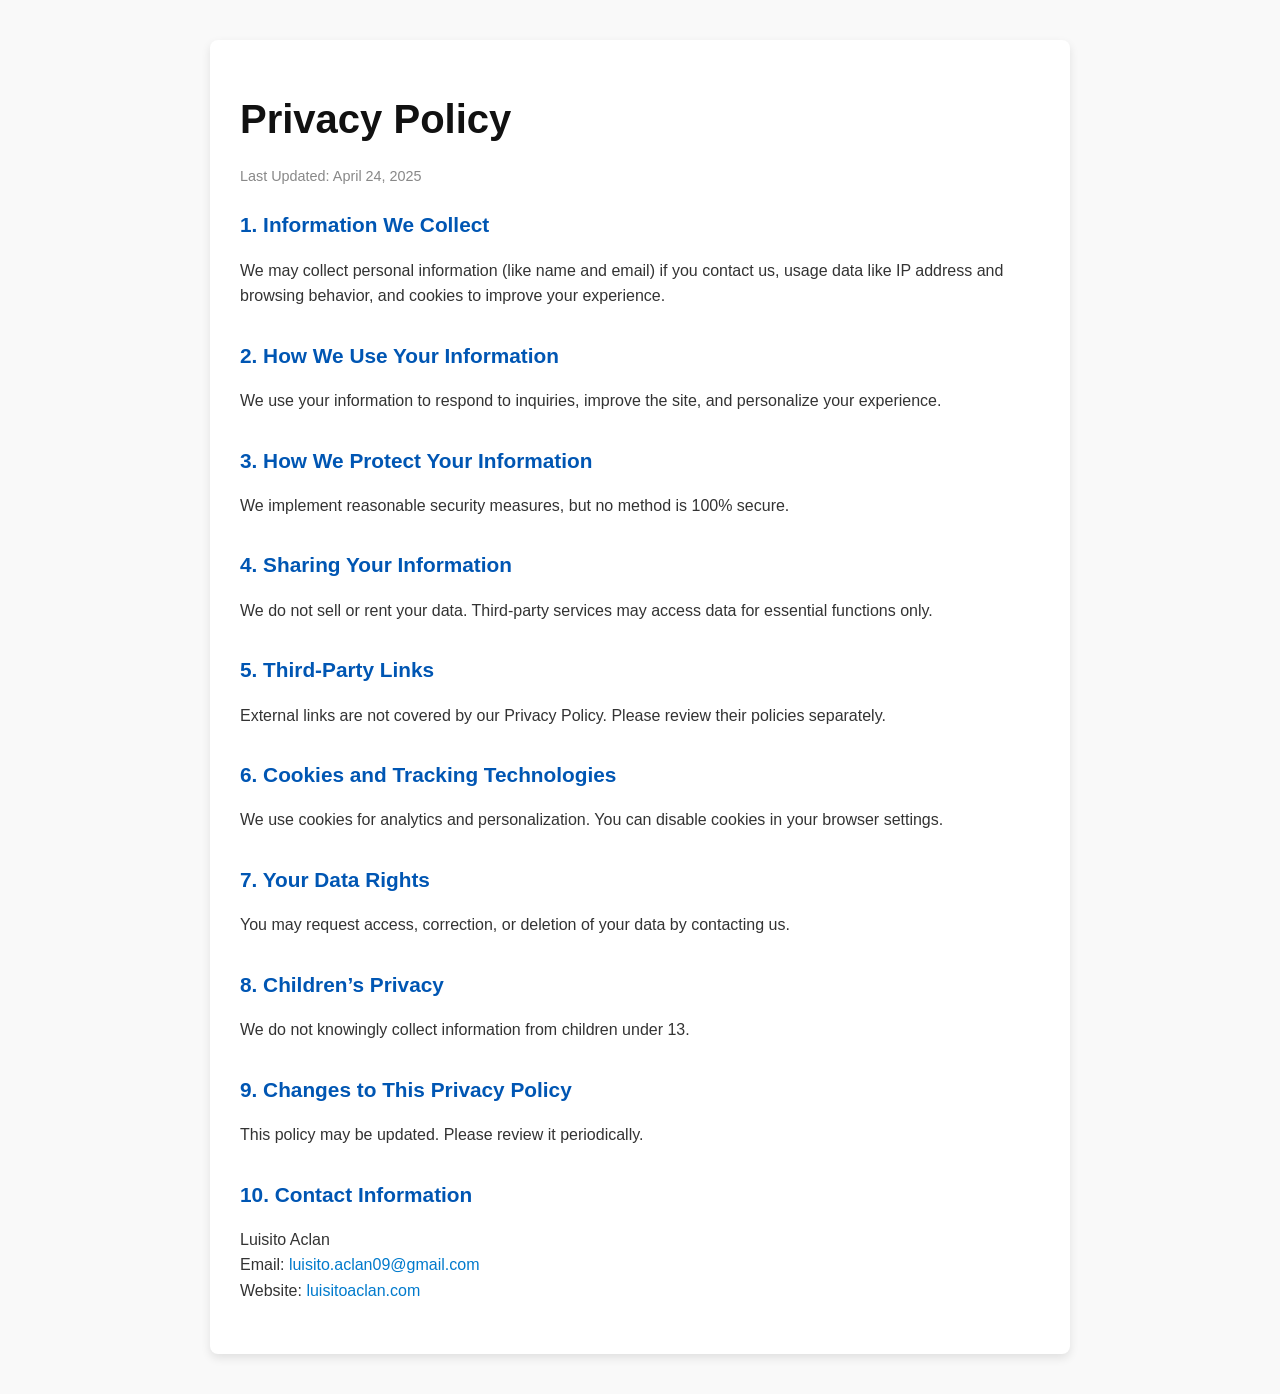
<file: privacy-policy.html>
<!DOCTYPE html>
<html lang="en">
<head>
  <meta charset="UTF-8" />
  <meta name="viewport" content="width=device-width, initial-scale=1.0" />
  <title>Privacy Policy - Luisito Aclan</title>
  <link rel="stylesheet" href="privacy-policy.css" />
</head>
<body>
  <div class="container">
    <h1>Privacy Policy</h1>
    <p class="last-updated">Last Updated: April 24, 2025</p>

    <section>
      <h2>1. Information We Collect</h2>
      <p>
        We may collect personal information (like name and email) if you contact us, usage data like IP address and browsing behavior, and cookies to improve your experience.
      </p>
    </section>

    <section>
      <h2>2. How We Use Your Information</h2>
      <p>
        We use your information to respond to inquiries, improve the site, and personalize your experience.
      </p>
    </section>

    <section>
      <h2>3. How We Protect Your Information</h2>
      <p>
        We implement reasonable security measures, but no method is 100% secure.
      </p>
    </section>

    <section>
      <h2>4. Sharing Your Information</h2>
      <p>
        We do not sell or rent your data. Third-party services may access data for essential functions only.
      </p>
    </section>

    <section>
      <h2>5. Third-Party Links</h2>
      <p>
        External links are not covered by our Privacy Policy. Please review their policies separately.
      </p>
    </section>

    <section>
      <h2>6. Cookies and Tracking Technologies</h2>
      <p>
        We use cookies for analytics and personalization. You can disable cookies in your browser settings.
      </p>
    </section>

    <section>
      <h2>7. Your Data Rights</h2>
      <p>
        You may request access, correction, or deletion of your data by contacting us.
      </p>
    </section>

    <section>
      <h2>8. Children’s Privacy</h2>
      <p>
        We do not knowingly collect information from children under 13.
      </p>
    </section>

    <section>
      <h2>9. Changes to This Privacy Policy</h2>
      <p>
        This policy may be updated. Please review it periodically.
      </p>
    </section>

    <section>
      <h2>10. Contact Information</h2>
      <p>
        Luisito Aclan <br />
        Email: <a href="#">luisito.aclan09@gmail.com</a> <br />
        Website: <a href="#">luisitoaclan.com</a>
      </p>
    </section>
  </div>
</body>
</html>
</file>
<file: privacy-policy.css>
body {
  font-family: "Segoe UI", Tahoma, Geneva, Verdana, sans-serif;
  background-color: #f9f9f9;
  margin: 0;
  padding: 0;
  color: #333;
  line-height: 1.6;
}

.container {
  max-width: 800px;
  margin: 40px auto;
  padding: 20px 30px;
  background-color: #fff;
  box-shadow: 0 4px 10px rgba(0, 0, 0, 0.1);
  border-radius: 8px;
}

h1 {
  font-size: 2.5em;
  margin-bottom: 10px;
  color: #111;
}

.last-updated {
  font-size: 0.9em;
  color: #888;
  margin-bottom: 20px;
}

section {
  margin-bottom: 30px;
}

section h2 {
  font-size: 1.3em;
  color: #0056b3;
  margin-bottom: 10px;
}

a {
  color: #007acc;
  text-decoration: none;
}

a:hover {
  text-decoration: underline;
}

@media (max-width: 600px) {
  .container {
    padding: 15px 20px;
  }
}
</file>
